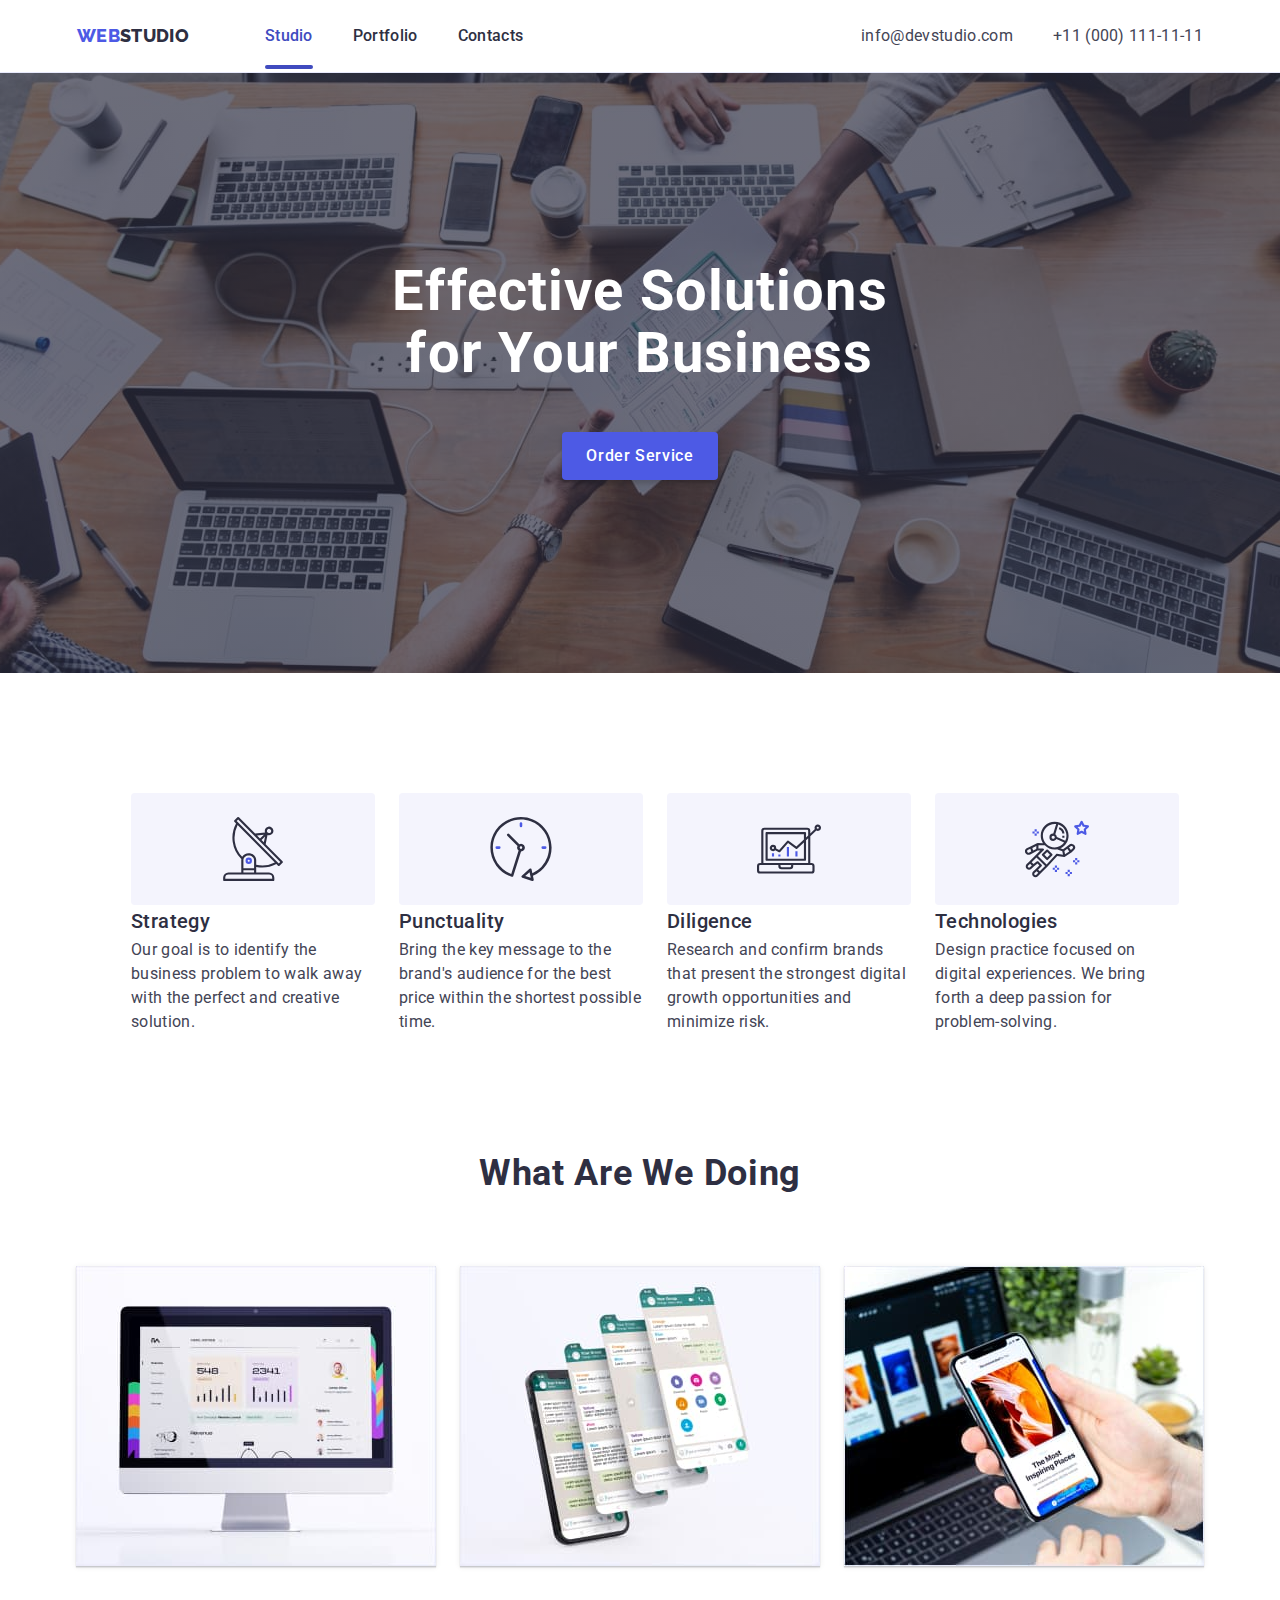
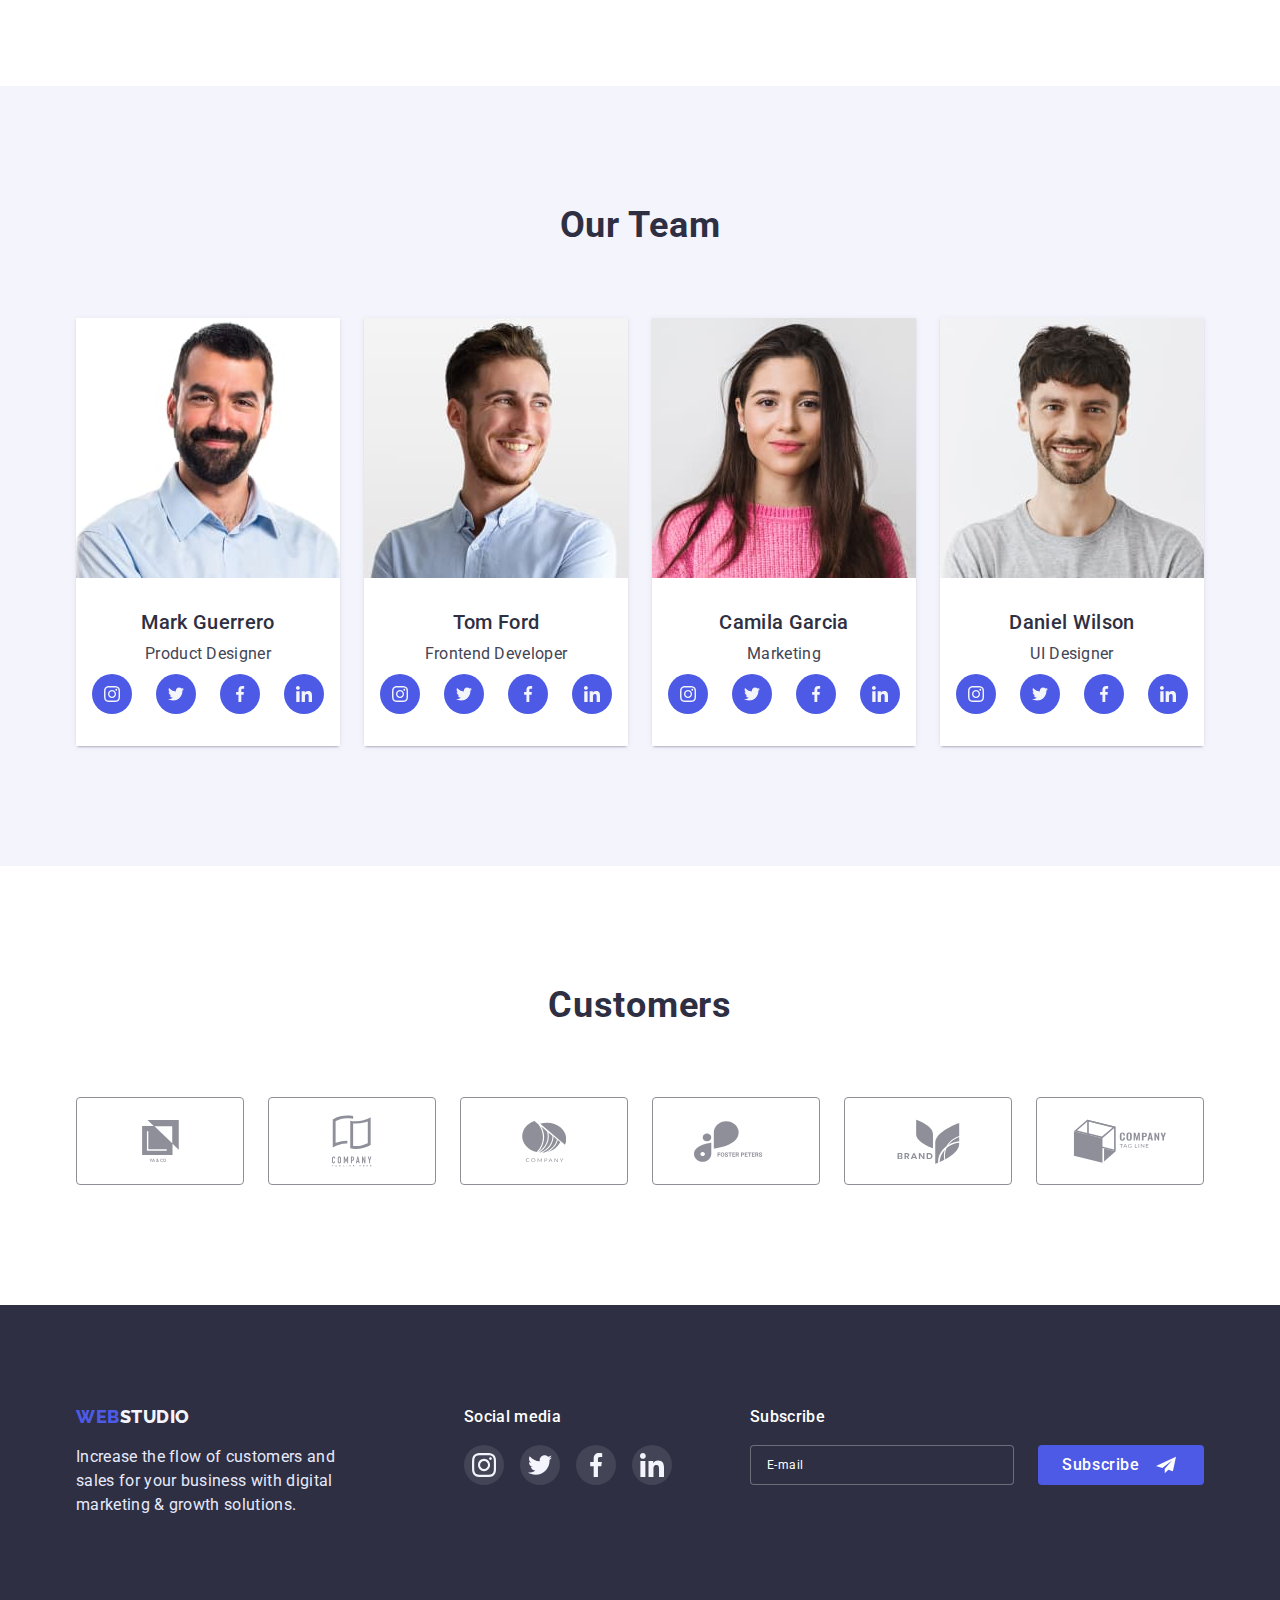
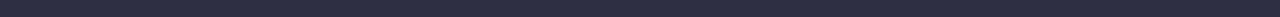
<file: index.html>
<!DOCTYPE html>
<html lang="en">
  <head>
    <meta charset="UTF-8">
    <meta http-equiv="X-UA-Compatible" content="IE=edge">
    <meta name="viewport" content="width=device-width, initial-scale=1.0">
    <title>Web Studio</title>
    <link rel="preconnect" href="https://fonts.googleapis.com">
    <link rel="preconnect" href="https://fonts.gstatic.com" crossorigin>
    <link 
          href="https://fonts.googleapis.com/css2?family=Raleway:wght@800&family=Roboto:wght@400;500;700;900&display=swap"
          rel="stylesheet">
 
    <link
          rel="stylesheet"
          href="https://cdnjs.cloudflare.com/ajax/libs/modern-normalize/1.0.0/modern-normalize.min.css">

      <link rel="stylesheet" href="./css/mobile-first-styles.css">
      <link rel="stylesheet" href="./css/mobile.css">
      <link rel="stylesheet" href="./css/tablet.css">
      <link rel="stylesheet" href="./css/desctop.css"> 
  </head>

  <body>
<!-------------------- HEADER ------------------------->
    <header class="header">
      <div class="container">
        <nav class="header-navigation">
         <a class="logo logo-link-header" href="./index.html">
          <span class="logo-color">Web</span>Studio</a>
 
          <ul class="header-list list">
            <li class="header-item">
                <a class="item-nav link active" href="./index.html">Studio</a>
            </li>        
            <li class="header-item">
                <a  class="item-nav link" href="./portfolio.html">Portfolio</a>
            </li>
            <li class="header-item">
                <a  class="item-nav link" href="">Contacts</a>
            </li>
         </ul>
        </nav>

        <ul class="header-contact list">
          <li class="contact-item">
            <a class="mail-tel"
            href="mailto:info@devstudio.com">info@devstudio.com</a>
          </li>
          <li class="contact-item">
            <a class="mail-tel"
            href="tel:+110001111111">+11 (000) 111-11-11</a>
           </li>
         </ul>
<!------------------- BURGER MENU --------------------------->
        <button type="button" 
                class="menu-toggle js-open-menu"
                aria-expanded="false"
                aria-controls="mobile-menu">

          <svg class="burger-icon-open" width="32" height="22">
            <use href="./images/icons.svg/sprite_symboldefs.svg#icon-icon-menu"></use>
          </svg>
        </button>
      </div>

		 <div class="menu-container js-menu-container" id="mobile-menu">
				<button class="menu-toggle-close js-close-menu">
					<svg class="modal-icon" width="8" height="8">
						<use href="./images/icons.svg/sprite_symboldefs.svg#icon-close-btn"></use>
					</svg>
				</button>

				<nav class="burger-navigation">
					<ul class="burger-list list">
            <li class="burger-item">
                <a class="burger-link current link" href="./index.html">Studio</a>
            </li>        
            <li class="burger-item">
                <a  class="burger-link link" href="./portfolio.html">Portfolio</a>
            </li>
            <li class="burger-item">
                <a  class="burger-link link" href="">Contacts</a>
            </li>
         </ul>
				</nav>

				<ul class="burger-contact list">
					<li class="burger-contact-item">
						<a href="tel:+110001111111" class="burger-tel link"
							>+11 (000) 111-11-11</a
						>
					</li>
					<li class="burger-contact-item">
						<a href="mailto:info@devstudio.com" class="burger-mail link"
							>info@devstudio.com</a>
					</li>
				</ul>

        <ul class="team-icon-list list">
              <li class="team-sicial-item">
                <a href="/" class="team-social-link link">
                <svg class="" width="16" height="16">
                <use href="./images/icons.svg/sprite_symboldefs.svg#icon-instagram"></use>
                </svg>
                </a>
              </li>

              <li class="team-sicial-item">
               <a href="/" class="team-social-link link">
               <svg class="" width="16" height="16">
               <use href="./images/icons.svg/sprite_symboldefs.svg#icon-twitter"></use>
               </svg>
               </a>
             </li>

             <li class="team-sicial-item">
               <a href="/" class="team-social-link link">
               <svg class="" width="16" height="16">
               <use href="./images/icons.svg/sprite_symboldefs.svg#icon-facebook"></use>
               </svg>
               </a>
             </li>

             <li class="team-sicial-item">
               <a href="/" class="team-social-link link">
               <svg class="" width="16" height="16">
               <use href="./images/icons.svg/sprite_symboldefs.svg#icon-linkedin"></use>
               </svg>
               </a>
             </li>
          </ul>
        </div>
     </header>
    <main>
<!----------------- HERO SECTION ---------------------->
     <section class="wrapper">
         <div class="container hero-container">
           <h1 class="hero-text">Effective Solutions<br>for Your Business</h1>
           <button class="hero-button btn hero-text-btn" 
                   type="button" 
                   data-modal-open>Order Service
           </button>
         </div>
      </section>
<!---------------- ABOUT SECTION ---------------------->
      <section class="about section">
         <div class="container about-container">       
           <h2 class="visually-hidden">About us</h2>
           <ul class="list about-list">
             <li class="about-item">
               <h3 class="about-name">Strategy</h3>
               <p class="about-name-text">
               Our goal is to identify the business problem to walk away with the
               perfect and creative solution.
               </p>
             </li>
             <li class="about-item">
               <h3 class="about-name">Punctuality</h3>
               <p class="about-name-text">
               Bring the key message to the brand's audience for the best price
               within the shortest possible time.
               </p>
             </li>
             <li class="about-item">
               <h3 class="about-name">Diligence</h3>
               <p class="about-name-text">
               Research and confirm brands that present the strongest digital
               growth opportunities and minimize risk.
               </p>
             </li>
             <li class="about-item">
               <h3 class="about-name">Technologies</h3>
               <p class="about-name-text">
               Design practice focused on digital experiences. We bring forth a
               deep passion for problem-solving.
               </p>
             </li>
           </ul>
         </div>
      </section>
<!------------------  WORKING  ------------------------>
     <section class="what-section">
        <div class="container">     
         <h2 class="section-name what">What are we doing</h2>
         <ul class="working-list list">
           <li class="working-item">
            <img  srcset="./images/about/img_1.jpg 1x,
                          ./images/about/img_1_2x.jpg 2x"
            src="./images/about/img_1.jpg"
            alt="сайт"
            width="360"
            height="300">
           </li>
           <li class="working-item">
            <img  srcset="./images/about/img_2.jpg 1x,
                          ./images/about/img_2_2x.jpg 2x"
            src="./images/about/img_2.jpg"
            alt="чат"
            width="360"
            height="300">
          </li>
           <li class="working-item">
            <img  srcset="./images/about/img_3.jpg 1x,
                          ./images/about/img_3_2x.jpg 2x"
            src="./images/about/img_3.jpg"
            alt="програма"
            width="360"
            height="300">
          </li>
         </ul>
        </div>        
      </section>
<!--------------- EMPLOYEES SECTION ------------------->
     <section class="section employees-section">
        <div class="container">
           <h2 class="section-name">Our Team</h2>

             <ul class="empl-list list">
               <li class="empl-item">
                 <img srcset="./images/employees/mark_guerrero.jpg 1x,
                              ./images/employees/mark_guerrero_2x.jpg 2x"
                 src="./images/employees/mark_guerrero.jpg"
                 alt="Mark Guerrero"
                 width="264"
                 height="260">
               <div class="empl-content">
                   <h3 class="name-empl">Mark Guerrero</h3>
                   <p class="empl-content-p about-name-text">Product Designer</p>

                   <ul class="team-icon-list list">
                     <li class="team-sicial-item">
                       <a href="/" class="team-social-link link">
                       <svg class="" width="16" height="16">
                       <use href="./images/icons.svg/sprite_symboldefs.svg#icon-instagram"></use>
                       </svg>
                       </a>
                     </li>

                     <li class="team-sicial-item">
                      <a href="/" class="team-social-link link">
                      <svg class="" width="16" height="16">
                      <use href="./images/icons.svg/sprite_symboldefs.svg#icon-twitter"></use>
                      </svg>
                      </a>
                    </li>

                    <li class="team-sicial-item">
                      <a href="/" class="team-social-link link">
                      <svg class="" width="16" height="16">
                      <use href="./images/icons.svg/sprite_symboldefs.svg#icon-facebook"></use>
                      </svg>
                      </a>
                    </li>

                    <li class="team-sicial-item">
                      <a href="/" class="team-social-link link">
                      <svg class="" width="16" height="16">
                      <use href="./images/icons.svg/sprite_symboldefs.svg#icon-linkedin"></use>
                      </svg>
                      </a>
                    </li>
                 </ul>
               </div>    
             </li>

             <li class="icon-empl empl-item">
               <img srcset="./images/employees/tom_ford.jpg 1x,
                            ./images/employees/tom_ford_2x.jpg 2x"
                 src="./images/employees/tom_ford.jpg"
                 alt="Tom Ford"
                 width="264"
                 height="260">
              <div class="empl-content">
                 <h3 class="name-empl">Tom Ford</h3>
                 <p class="empl-content-p about-name-text">Frontend Developer</p>

                 <ul class="team-icon-list list">
                  <li class="team-sicial-item">
                    <a href="/" class="team-social-link link">
                    <svg class="" width="16" height="16">
                    <use href="./images/icons.svg/sprite_symboldefs.svg#icon-instagram"></use>
                    </svg>
                    </a>
                  </li>

                  <li class="team-sicial-item">
                   <a href="/" class="team-social-link link">
                   <svg class="" width="16" height="16">
                   <use href="./images/icons.svg/sprite_symboldefs.svg#icon-twitter"></use>
                   </svg>
                   </a>
                 </li>

                 <li class="team-sicial-item">
                   <a href="/" class="team-social-link link">
                   <svg class="" width="16" height="16">
                   <use href="./images/icons.svg/sprite_symboldefs.svg#icon-facebook"></use>
                   </svg>
                   </a>
                 </li>

                 <li class="team-sicial-item">
                   <a href="/" class="team-social-link link">
                   <svg class="" width="16" height="16">
                   <use href="./images/icons.svg/sprite_symboldefs.svg#icon-linkedin"></use>
                   </svg>
                   </a>
                 </li>
              </ul>
             </div>
            </li>
            
            <li class="icon-empl empl-item">
               <img srcset="./images/employees/camila_garcia.jpg 1x,
                            ./images/employees/camila_garcia_2x.jpg 2x"
                 src="./images/employees/camila_garcia.jpg"
                 alt="Camila Garcia"
                 width="264"
                 height="260">
              <div class="empl-content">
                 <h3 class="name-empl">Camila Garcia</h3>
                 <p class="empl-content-p about-name-text">Marketing</p>

                 <ul class="team-icon-list list">
                  <li class="team-sicial-item">
                    <a href="/" class="team-social-link link">
                    <svg class="" width="16" height="16">
                    <use href="./images/icons.svg/sprite_symboldefs.svg#icon-instagram"></use>
                    </svg>
                    </a>
                  </li>

                  <li class="team-sicial-item">
                   <a href="/" class="team-social-link link">
                   <svg class="" width="16" height="16">
                   <use href="./images/icons.svg/sprite_symboldefs.svg#icon-twitter"></use>
                   </svg>
                   </a>
                 </li>

                 <li class="team-sicial-item">
                   <a href="/" class="team-social-link link">
                   <svg class="" width="16" height="16">
                   <use href="./images/icons.svg/sprite_symboldefs.svg#icon-facebook"></use>
                   </svg>
                   </a>
                 </li>

                 <li class="team-sicial-item">
                   <a href="/" class="team-social-link link">
                   <svg class="" width="16" height="16">
                   <use href="./images/icons.svg/sprite_symboldefs.svg#icon-linkedin"></use>
                   </svg>
                   </a>
                 </li>
                </ul>
               </div>
             </li>

             <li class="icon-empl empl-item">
               <img srcset="./images/employees/daniel_wilson.jpg 1x,
                            ./images/employees/daniel_wilson_2x.jpg 2x"
                 src="./images/employees/daniel_wilson.jpg"
                 alt="Daniel Wilson"
                 width="264"
                 height="260">
              <div class="empl-content">
                 <h3 class="name-empl">Daniel Wilson</h3>
                 <p class="empl-content-p about-name-text">UI Designer</p>

                 <ul class="team-icon-list list">
                  <li class="team-sicial-item">
                    <a href="/" class="team-social-link link">
                    <svg class="" width="16" height="16">
                    <use href="./images/icons.svg/sprite_symboldefs.svg#icon-instagram"></use>
                    </svg>
                    </a>
                  </li>

                  <li class="team-sicial-item">
                   <a href="/" class="team-social-link link">
                   <svg class="" width="16" height="16">
                   <use href="./images/icons.svg/sprite_symboldefs.svg#icon-twitter"></use>
                   </svg>
                   </a>
                 </li>

                 <li class="team-sicial-item">
                   <a href="/" class="team-social-link link">
                   <svg class="" width="16" height="16">
                   <use href="./images/icons.svg/sprite_symboldefs.svg#icon-facebook"></use>
                   </svg>
                   </a>
                 </li>

                 <li class="team-sicial-item">
                   <a href="/" class="team-social-link link">
                   <svg class="" width="16" height="16">
                   <use href="./images/icons.svg/sprite_symboldefs.svg#icon-linkedin"></use>
                   </svg>
                   </a>
                 </li>
                </ul>
               </div>
              </li>
            </ul>
          </div>
      </section>
<!--------------- Customers SECTION ------------------->
    <section class="section customers-section">
        <div class="container">
          <h2 class="section-name">Customers</h2>
          <ul class="customers-list list">

            <li class="customers-item">
             <a href="/"
                class="customers-link link"
                target="_blank"
								rel="noopener noreferrer nofollow">
                <svg class="customers-icon" width="41" height="42">
                   <use href="./images/icons.svg/sprite_symboldefs.svg#icon-group"></use>
                </svg>
              </a>
            </li>

            <li class="customers-item">
              <a href="/"
                 class="customers-link link"
                 target="_blank"
                 rel="noopener noreferrer nofollow">
                 <svg class="customers-icon" width="40" height="52">
                    <use href="./images/icons.svg/sprite_symboldefs.svg#icon-company"></use>
                 </svg>
               </a>
             </li>

             <li class="customers-item">
              <a href="/" 
                 class="customers-link link"
                 target="_blank"
                 rel="noopener noreferrer nofollow">
                 <svg class="customers-icon" width="44" height="41">
                    <use href="./images/icons.svg/sprite_symboldefs.svg#icon-companynext"></use>
                 </svg>
               </a>
             </li>

             <li class="customers-item">
              <a href="/" 
                 class="customers-link link"
                 target="_blank"
                 rel="noopener noreferrer nofollow">
                 <svg class="customers-icon" width="84" height="41">
                    <use href="./images/icons.svg/sprite_symboldefs.svg#icon-foster"></use>
                 </svg>
               </a>
             </li>

             <li class="customers-item">
              <a href="/" 
                 class="customers-link link"
                 target="_blank"
                 rel="noopener noreferrer nofollow">
                 <svg class="customers-icon" width="63" height="45">
                    <use href="./images/icons.svg/sprite_symboldefs.svg#icon-brand"></use>
                 </svg>
               </a>
             </li>

             <li class="customers-item">
              <a href="/"
                 class="customers-link link"
                 target="_blank"
                 rel="noopener noreferrer nofollow">
                 <svg class="customers-icon" width="94" height="44">
                    <use href="./images/icons.svg/sprite_symboldefs.svg#icon-tagline"></use>
                 </svg>
               </a>
             </li>
          </ul>
        </div>
      </section>
    </main>
<!---------------- FOOTER SECTION --------------------->
  <footer class="footer-block">
   <div class="footer-container container">
     <div class="footer-bl">
       <a class="logo-footer logo logo-link-header" href="./index.html">
       <span class="logo-color">Web</span><span class="logo-color-down">Studio</span></a>
       <p class="footer-text">
         Increase the flow of customers and sales for your business with digital
         marketing & growth solutions.
       </p>
     </div>

     <div class="footer-sicial-block">
      <h3 class="social-text footer-text">Social media</h3>

      <ul class="footer-social-list list">
        <li class="footer-sicial-item">
          <a href="/"
             class="footer-social-link link"
             target="_blank"
						 rel="noopener noreferrer nofollow"
            ><svg class="footer-social-icon" width="24" height="24">
              <use href="./images/icons.svg/sprite_symboldefs.svg#icon-instagram"></use>
            </svg>
          </a>
        </li>

        <li class="footer-sicial-item">
          <a href="/"
             class="footer-social-link link"
             target="_blank"
						 rel="noopener noreferrer nofollow"
            ><svg class="footer-social-icon" width="24" height="24">
              <use href="./images/icons.svg/sprite_symboldefs.svg#icon-twitter"></use>
            </svg>
          </a>
        </li>

        <li class="footer-sicial-item">
          <a href="/"
             class="footer-social-link link"
             target="_blank"
						 rel="noopener noreferrer nofollow"
            ><svg class="footer-social-icon" width="24" height="24">
              <use href="./images/icons.svg/sprite_symboldefs.svg#icon-facebook"></use>
            </svg>
          </a>
        </li>

        <li class="footer-sicial-item">
          <a href="/"
             class="footer-social-link link"
             target="_blank"
						 rel="noopener noreferrer nofollow"
            ><svg class="footer-social-icon" width="24" height="24">
              <use href="./images/icons.svg/sprite_symboldefs.svg#icon-linkedin"></use>
            </svg>
          </a>
        </li>
      </ul>
     </div>

     <div class="form-group subscribe-title">
        <h3 class="social-text footer-text">Subscribe</h3>

        <form class="subscribe-container">

         <label for="subscribe" class="for-label footer-label">
          <input type="text"
                 id="subscribe"
                 class="subscribe-label"
                 placeholder="E-mail"
                 name="subscribe"
                 required>
         </label>

         <button type="submit" class="btn hero-text-btn subscribe-btn">Subscribe</button>
        </form>
       </div>

  </div>
  </footer>
<!---------------- MODAL WINDOW --------------------->
    <div class="backdrop is-hidden" data-modal>
      <div class="modal">

         <button class="modal-close-btn" type="button" data-modal-close>
          <svg class="modal-close-btn-icon" Width="8" Height="8">
            <use href="./images/icons.svg/sprite_symboldefs.svg#icon-close-btn"></use>
          </svg>
         </button>

         <p class="modal-title">Leave your contacts and we will call you back</p>
       
         <form class="modal-form form">

           <label for="name" class="for-label">
             <span class="form-control">Name</span> 
             <input type="text"
                    id="name"
                    class="form-input"
                    placeholder=""
                    name="fullname"
                    required>
             <svg class="form-icon" width="12" height="12">
               <use href="./images/icons.svg/sprite_symboldefs.svg#icon-name"></use>
             </svg>
           </label>
      
           <label for="phone" class="for-label">
             <span class="form-control">Phone</span>
             <input type="tel"
                    id="phone"
                    class="form-input"
                    placeholder=""
                    name="tel"
                    required>
             <svg class="form-icon" width="13" height="13">
               <use href="./images/icons.svg/sprite_symboldefs.svg#icon-phone"></use>
             </svg>
           </label>

           <label for="email" class="for-label">
             <span class="form-control">Email</span>
             <input type="email"
                    id="email"
                    class="form-input"
                    placeholder=""
                    name="email"
                    required>
               <svg class="form-icon" width="15" height="12">
                 <use href="./images/icons.svg/sprite_symboldefs.svg#icon-mail"></use>
               </svg>   
           </label>
       
           <label for="comment" class="for-label">
             <span class="form-control">Comment</span>
             <textarea name="comment"
                       id="comment"
                       class="form-input comment"
                       placeholder="Text input"></textarea>
           </label>
      
            <input type="checkbox"
                   class="form-check visually-hidden"
                   id="policy"
                   name="policy">
             <label for="policy" class="for-label-policy">
              I accept the terms and conditions of the
                <a href="#" class="policy">Privacy Policy</a>
             </label>
  
          <button type="submit" class="hero-button btn hero-text-btn form-btn">Send</button>

         </form>
        </div>
    </div>

    <script src="./js/modal.js"></script>
    <script src="./js/mobile-menu.js"></script>
  </body>
</html>
</file>
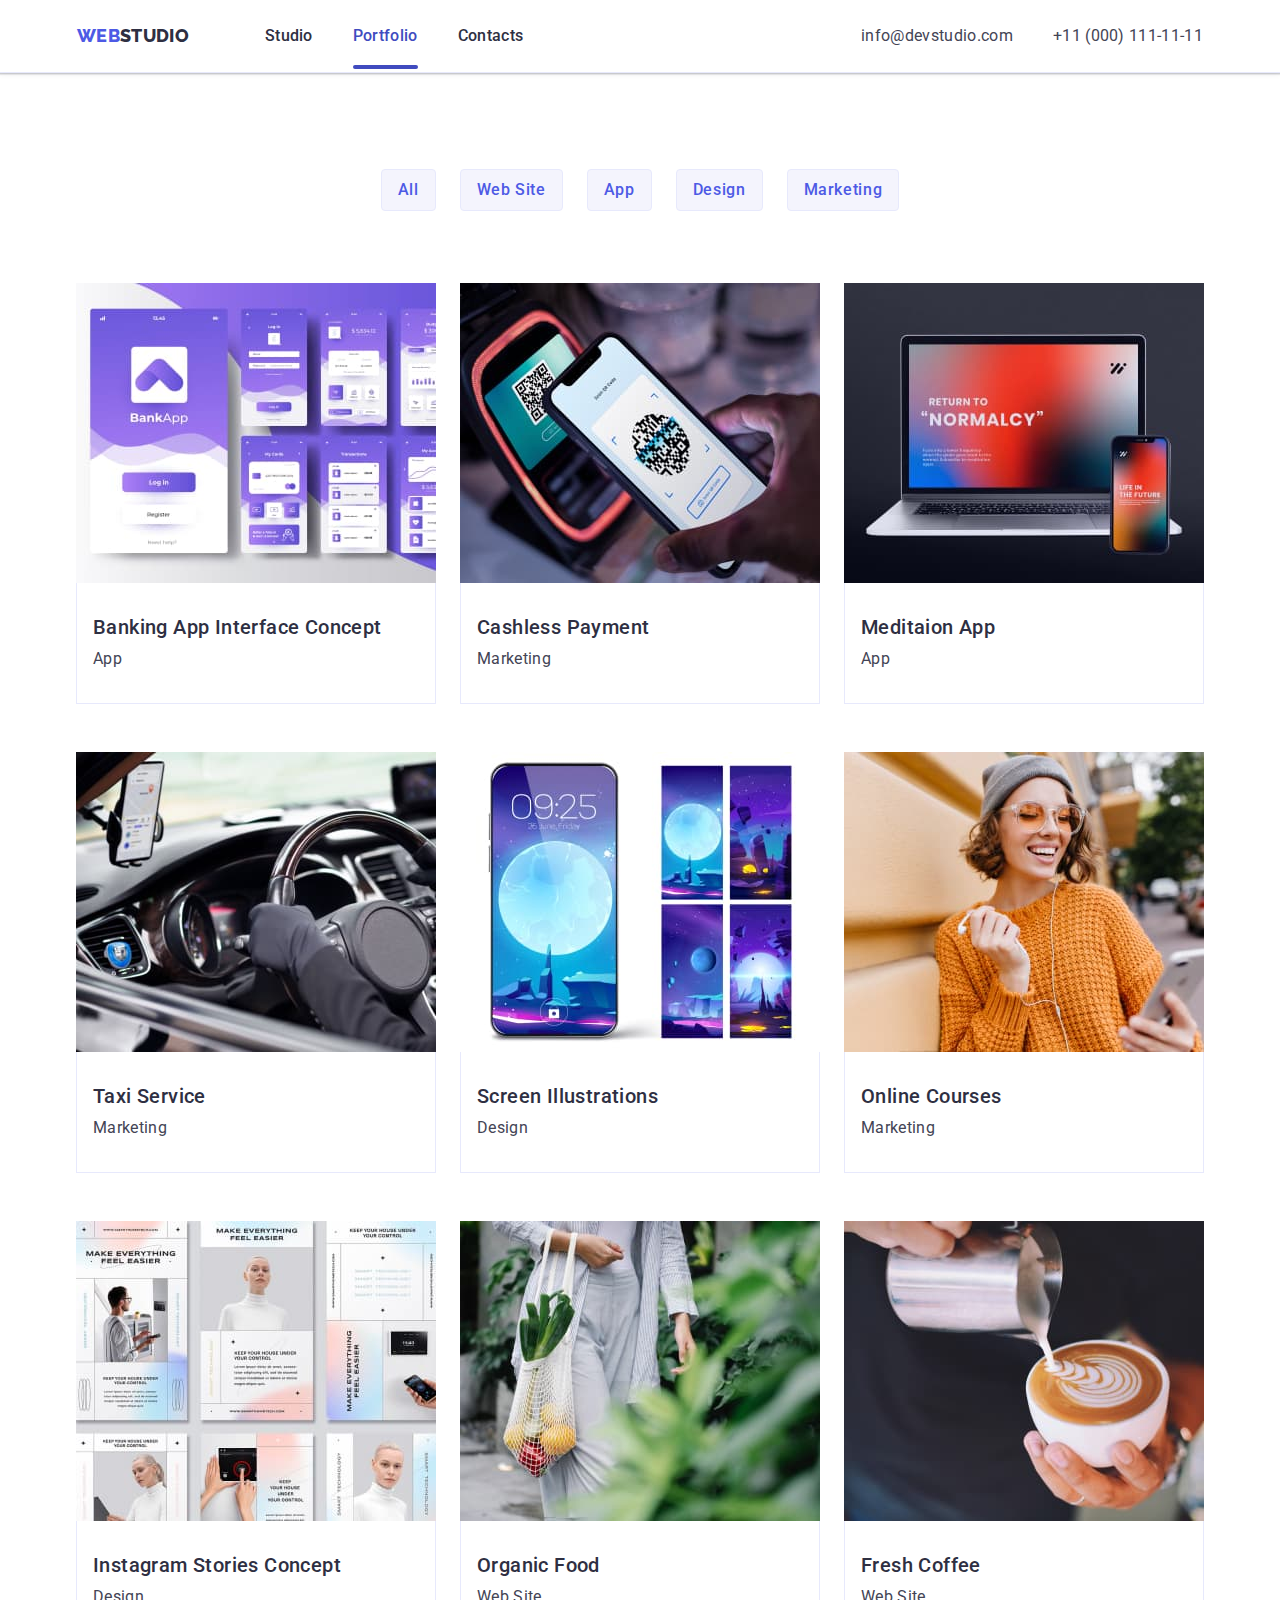
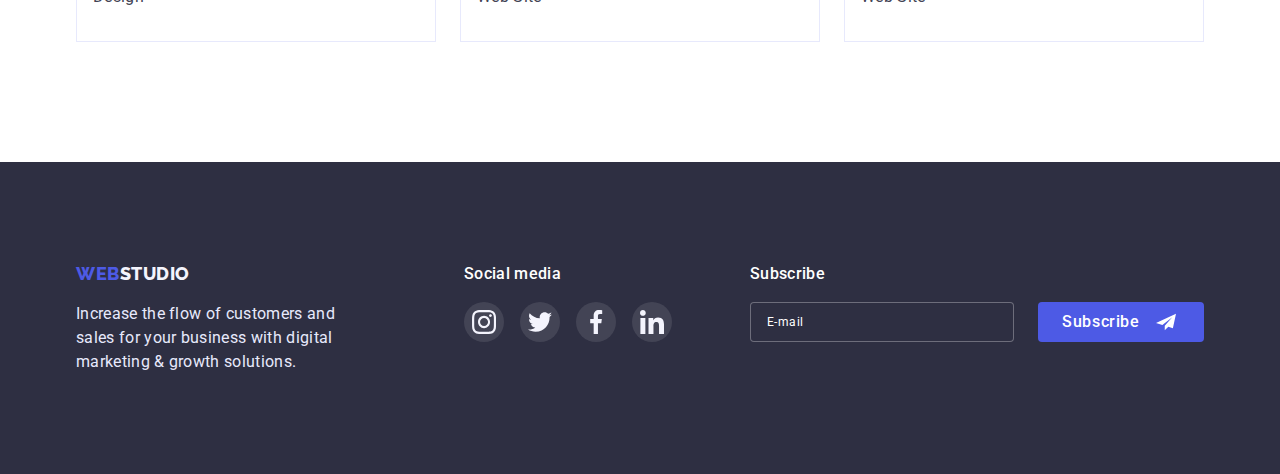
<file: portfolio.html>
<!DOCTYPE html>
<html lang="en">
  <head>
    <meta charset="UTF-8">
    <meta http-equiv="X-UA-Compatible" content="IE=edge">
    <meta name="viewport" content="width=device-width, initial-scale=1.0">
    <title>Portfolio</title>
    <link
      rel="stylesheet"
      href="https://cdnjs.cloudflare.com/ajax/libs/modern-normalize/1.0.0/modern-normalize.min.css">

    <link rel="preconnect" href="https://fonts.googleapis.com">
    <link rel="preconnect" href="https://fonts.gstatic.com" crossorigin>
    <link
      href="https://fonts.googleapis.com/css2?family=Raleway:wght@800&family=Roboto:wght@400;500;700;900&display=swap"
      rel="stylesheet">

    <link rel="stylesheet" href="./css/mobile-first-styles.css">
    <link rel="stylesheet" href="./css/mobile.css">
    <link rel="stylesheet" href="./css/tablet.css">
    <link rel="stylesheet" href="./css/desctop.css">
  </head>

  <body>
    <!-------------------- HEADER ------------------------->
    <header class="header">
      <div class="container">
        <nav class="header-navigation">
          <a class="logo logo-link-header" href="./index.html">
            <span class="logo-color">Web</span>Studio</a>

          <ul class="header-list list">
            <li class="header-item">
              <a class="item-nav link" href="./index.html">Studio</a>
            </li>
            <li class="header-item">
              <a class="item-nav link active" href="./portfolio.html">Portfolio</a>
            </li>
            <li class="header-item">
              <a class="item-nav link" href="">Contacts</a>
            </li>
          </ul>
        </nav>

        <ul class="header-contact list">
          <li class="contact-item">
            <a class="mail-tel" href="mailto:info@devstudio.com"
              >info@devstudio.com</a
            >
          </li>
          <li class="contact-item">
            <a class="mail-tel" href="tel:+110001111111">+11 (000) 111-11-11</a>
          </li>
        </ul>
        <!------------------- BURGER MENU --------------------------->
        <button
          type="button"
          class="menu-toggle js-open-menu"
          aria-expanded="false"
          aria-controls="mobile-menu"
        >
          <svg class="burger-icon-open" width="32" height="22">
            <use
              href="./images/icons.svg/sprite_symboldefs.svg#icon-icon-menu"
            ></use>
          </svg>
        </button>
      </div>

      <div class="menu-container js-menu-container" id="mobile-menu">
        <button class="menu-toggle-close js-close-menu">
          <svg class="modal-icon" width="8" height="8">
            <use
              href="./images/icons.svg/sprite_symboldefs.svg#icon-close-btn"
            ></use>
          </svg>
        </button>

        <nav class="burger-navigation">
          <ul class="burger-list list">
            <li class="burger-item">
              <a class="burger-link link" href="./index.html">Studio</a>
            </li>
            <li class="burger-item">
              <a class="burger-link current link" href="./portfolio.html"
                >Portfolio</a
              >
            </li>
            <li class="burger-item">
              <a class="burger-link link" href="">Contacts</a>
            </li>
          </ul>
        </nav>

        <ul class="burger-contact list">
          <li class="burger-contact-item">
            <a href="tel:+110001111111" class="burger-tel link"
              >+11 (000) 111-11-11</a
            >
          </li>
          <li class="burger-contact-item">
            <a href="mailto:info@devstudio.com" class="burger-mail link"
              >info@devstudio.com</a
            >
          </li>
        </ul>

        <ul class="team-icon-list list">
          <li class="team-sicial-item">
            <a href="/" class="team-social-link link">
              <svg class="" width="16" height="16">
                <use
                  href="./images/icons.svg/sprite_symboldefs.svg#icon-instagram"
                ></use>
              </svg>
            </a>
          </li>

          <li class="team-sicial-item">
            <a href="/" class="team-social-link link">
              <svg class="" width="16" height="16">
                <use
                  href="./images/icons.svg/sprite_symboldefs.svg#icon-twitter"
                ></use>
              </svg>
            </a>
          </li>

          <li class="team-sicial-item">
            <a href="/" class="team-social-link link">
              <svg class="" width="16" height="16">
                <use
                  href="./images/icons.svg/sprite_symboldefs.svg#icon-facebook"
                ></use>
              </svg>
            </a>
          </li>

          <li class="team-sicial-item">
            <a href="/" class="team-social-link link">
              <svg class="" width="16" height="16">
                <use
                  href="./images/icons.svg/sprite_symboldefs.svg#icon-linkedin"
                ></use>
              </svg>
            </a>
          </li>
        </ul>
      </div>
    </header>
    <main>
      <!----------------- BTN SECTION ----------------------->
      <section class="section btn-section">
        <div class="container">
          <h2 class="visually-hidden">Section button</h2>
          <ul class="btn-list list">
            <li class="list-item">
              <button class="modal-btn" type="button">All</button>
            </li>
            <li class="list-item">
              <button class="modal-btn" type="button">Web Site</button>
            </li>
            <li class="list-item">
              <button class="modal-btn" type="button">App</button>
            </li>
            <li class="list-item">
              <button class="modal-btn" type="button">Design</button>
            </li>
            <li class="list-item">
              <button class="modal-btn" type="button">Marketing</button>
            </li>
          </ul>
          <!----------------- IMG SECTION ----------------------->
          <ul class="img-sect-list list">
            <li class="img-list">
              <a href="/" class="img-sect-link">
                <div class="img-overlay-cont">
                  <img
                    srcset="./images/portfolio/banking.jpg,
                            ./images/portfolio/banking-2x.jpg 2x"
                    src="./images/portfolio/banking.jpg"
                    alt="banking"
                    width="360"
                    height="300">

                  <p class="overlay">
                    14 Stylish and User-Friendly App Design Concepts · Task
                    Manager App · Calorie Tracker App · Exotic Fruit Ecommerce
                    App · Cloud Storage App
                  </p>
                </div>

                <div class="text">
                  <h3 class="portfolio-text-large">
                    Banking App Interface Concept
                  </h3>
                  <p class="portfolio-text-small">App</p>
                </div>
              </a>
            </li>

            <li class="img-list">
              <a href="/" class="img-sect-link">
                <div class="img-overlay-cont">
                  <img
                    srcset="./images/portfolio/cashless.jpg,
                            ./images/portfolio/cashless-2x.jpg 2x"
                    src="./images/portfolio/cashless.jpg"
                    alt="cashless"
                    width="360"
                    height="300">

                  <p class="overlay">
                    14 Stylish and User-Friendly App Design Concepts · Task
                    Manager App · Calorie Tracker App · Exotic Fruit Ecommerce
                    App · Cloud Storage App
                  </p>
                </div>

                <div class="text">
                  <h3 class="portfolio-text-large">Cashless Payment</h3>
                  <p class="portfolio-text-small">Marketing</p>
                </div>
              </a>
            </li>

            <li class="img-list">
              <a href="/" class="img-sect-link">
                <div class="img-overlay-cont">
                  <img
                    srcset="./images/portfolio/meditation.jpg,
                            ./images/portfolio/meditation-2x.jpg 2x"
                    src="./images/portfolio/meditation.jpg"
                    alt="meditation"
                    width="360"
                    height="300">

                  <p class="overlay">
                    14 Stylish and User-Friendly App Design Concepts · Task
                    Manager App · Calorie Tracker App · Exotic Fruit Ecommerce
                    App · Cloud Storage App
                  </p>
                </div>

                <div class="text">
                  <h3 class="portfolio-text-large">Meditaion App</h3>
                  <p class="portfolio-text-small">App</p>
                </div>
              </a>
            </li>

            <li class="img-list">
              <a href="/" class="img-sect-link">
                <div class="img-overlay-cont">
                  <img
                    srcset="./images/portfolio/taxi.jpg,
                            ./images/portfolio/taxi-2x.jpg 2x"
                    src="./images/portfolio/taxi.jpg"
                    alt="taxi"
                    width="360"
                    height="300">

                  <p class="overlay">
                    14 Stylish and User-Friendly App Design Concepts · Task
                    Manager App · Calorie Tracker App · Exotic Fruit Ecommerce
                    App · Cloud Storage App
                  </p>
                </div>

                <div class="text">
                  <h3 class="portfolio-text-large">Taxi Service</h3>
                  <p class="portfolio-text-small">Marketing</p>
                </div>
              </a>
            </li>

            <li class="img-list">
              <a href="/" class="img-sect-link">
                <div class="img-overlay-cont">
                  <img
                    srcset="./images/portfolio/screen.jpg,
                            ./images/portfolio/screen-2x.jpg 2x"
                    src="./images/portfolio/screen.jpg"
                    alt="screen"
                    width="360"
                    height="300">

                  <p class="overlay">
                    14 Stylish and User-Friendly App Design Concepts · Task
                    Manager App · Calorie Tracker App · Exotic Fruit Ecommerce
                    App · Cloud Storage App
                  </p>
                </div>

                <div class="text">
                  <h3 class="portfolio-text-large">Screen Illustrations</h3>
                  <p class="portfolio-text-small">Design</p>
                </div>
              </a>
            </li>

            <li class="img-list">
              <a href="/" class="img-sect-link">
                <div class="img-overlay-cont">
                  <img
                    srcset="./images/portfolio/online.jpg,
                            ./images/portfolio/online-2x.jpg 2x"
                    src="./images/portfolio/online.jpg"
                    alt="online"
                    width="360"
                    height="300">

                  <p class="overlay">
                    14 Stylish and User-Friendly App Design Concepts · Task
                    Manager App · Calorie Tracker App · Exotic Fruit Ecommerce
                    App · Cloud Storage App
                  </p>
                </div>

                <div class="text">
                  <h3 class="portfolio-text-large">Online Courses</h3>
                  <p class="portfolio-text-small">Marketing</p>
                </div>
              </a>
            </li>

            <li class="img-list">
              <a href="/" class="img-sect-link">
                <div class="img-overlay-cont">
                  <img
                    srcset="./images/portfolio/instagram.jpg,
                            ./images/portfolio/instagram-2x.jpg 2x"
                    src="./images/portfolio/instagram.jpg"
                    alt="instagram"
                    width="360"
                    height="300">

                  <p class="overlay">
                    14 Stylish and User-Friendly App Design Concepts · Task
                    Manager App · Calorie Tracker App · Exotic Fruit Ecommerce
                    App · Cloud Storage App
                  </p>
                </div>

                <div class="text">
                  <h3 class="portfolio-text-large">
                    Instagram Stories Concept
                  </h3>
                  <p class="portfolio-text-small">Design</p>
                </div>
              </a>
            </li>

            <li class="img-list">
              <a href="/" class="img-sect-link">
                <div class="img-overlay-cont">
                  <img
                    srcset="./images/portfolio/organic.jpg,
                            ./images/portfolio/organic-2x.jpg 2x"
                    src="./images/portfolio/organic.jpg"
                    alt="organic"
                    width="360"
                    height="300">

                  <p class="overlay">
                    14 Stylish and User-Friendly App Design Concepts · Task
                    Manager App · Calorie Tracker App · Exotic Fruit Ecommerce
                    App · Cloud Storage App
                  </p>
                </div>

                <div class="text">
                  <h3 class="portfolio-text-large">Organic Food</h3>
                  <p class="portfolio-text-small">Web Site</p>
                </div>
              </a>
            </li>

            <li class="img-list">
              <a href="/" class="img-sect-link">
                <div class="img-overlay-cont">
                  <img
                    srcset="./images/portfolio/fresh_coffee.jpg,
                            ./images/portfolio/fresh_coffee-2x.jpg 2x"
                    src="./images/portfolio/fresh_coffee.jpg"
                    alt="coffee"
                    width="360"
                    height="300">

                  <p class="overlay">
                    14 Stylish and User-Friendly App Design Concepts · Task
                    Manager App · Calorie Tracker App · Exotic Fruit Ecommerce
                    App · Cloud Storage App
                  </p>
                </div>

                <div class="text">
                  <h3 class="portfolio-text-large">Fresh Coffee</h3>
                  <p class="portfolio-text-small">Web Site</p>
                </div>
              </a>
            </li>
          </ul>
        </div>
      </section>
    </main>
    <!---------------- FOOTER SECTION --------------------->
    <footer class="footer-block">
      <div class="footer-container container">
        <div class="footer-bl">
          <a class="logo-footer logo logo-link-header" href="./index.html">
            <span class="logo-color">Web</span
            ><span class="logo-color-down">Studio</span></a
          >
          <p class="footer-text">
            Increase the flow of customers and sales for your business with
            digital marketing & growth solutions.
          </p>
        </div>

        <div class="footer-sicial-block">
          <h3 class="social-text footer-text">Social media</h3>

          <ul class="footer-social-list list">
            <li class="footer-sicial-item">
              <a
                href="/"
                class="footer-social-link link"
                target="_blank"
                rel="noopener noreferrer nofollow"
                ><svg class="footer-social-icon" width="24" height="24">
                  <use
                    href="./images/icons.svg/sprite_symboldefs.svg#icon-instagram"
                  ></use>
                </svg>
              </a>
            </li>

            <li class="footer-sicial-item">
              <a
                href="/"
                class="footer-social-link link"
                target="_blank"
                rel="noopener noreferrer nofollow"
                ><svg class="footer-social-icon" width="24" height="24">
                  <use
                    href="./images/icons.svg/sprite_symboldefs.svg#icon-twitter"
                  ></use>
                </svg>
              </a>
            </li>

            <li class="footer-sicial-item">
              <a
                href="/"
                class="footer-social-link link"
                target="_blank"
                rel="noopener noreferrer nofollow"
                ><svg class="footer-social-icon" width="24" height="24">
                  <use
                    href="./images/icons.svg/sprite_symboldefs.svg#icon-facebook"
                  ></use>
                </svg>
              </a>
            </li>

            <li class="footer-sicial-item">
              <a
                href="/"
                class="footer-social-link link"
                target="_blank"
                rel="noopener noreferrer nofollow"
                ><svg class="footer-social-icon" width="24" height="24">
                  <use
                    href="./images/icons.svg/sprite_symboldefs.svg#icon-linkedin"
                  ></use>
                </svg>
              </a>
            </li>
          </ul>
        </div>

        <div class="form-group subscribe-title">
          <h3 class="social-text footer-text">Subscribe</h3>

          <form class="subscribe-container">
            <label for="subscribe" class="for-label footer-label">
              <input
                type="text"
                id="subscribe"
                class="subscribe-label"
                placeholder="E-mail"
                name="subscribe"
                required>
            </label>

            <button type="submit" class="btn hero-text-btn subscribe-btn">
              Subscribe
            </button>
          </form>
        </div>
      </div>
    </footer>

    <script src="./js/modal.js"></script>
    <script src="./js/mobile-menu.js"></script>
  </body>
</html>
</file>
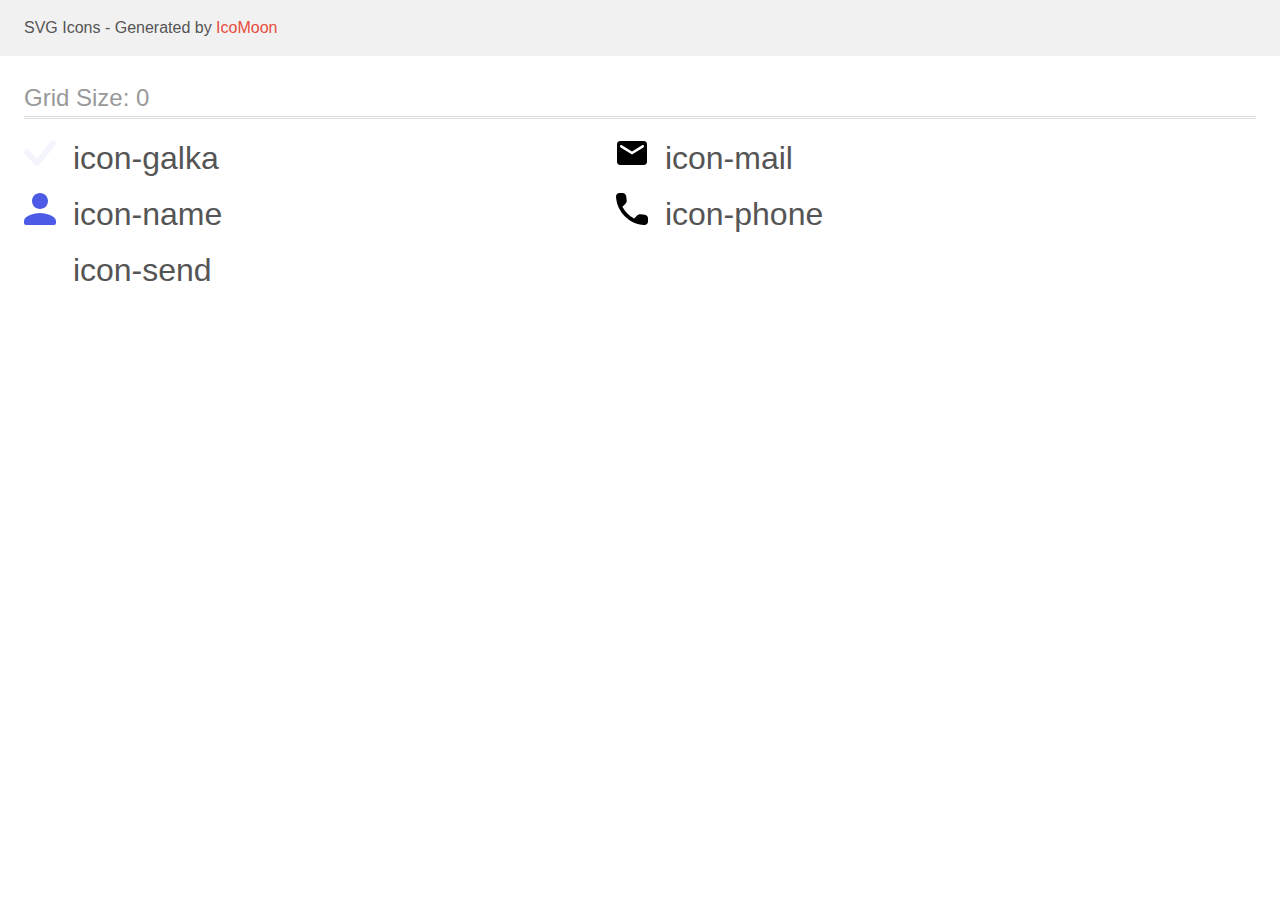
<file: images/icons.svg/icomoon/demo.html>
<!doctype html>
<html>
<head>
    <title>IcoMoon - SVG Icons</title>
    <meta charset="utf-8">
    <meta name="viewport" content="width=device-width, initial-scale=1">
    <link rel="stylesheet" href="demo-files/demo.css">
    <link rel="stylesheet" href="style.css">
</head>
<body>
<svg aria-hidden="true" style="position: absolute; width: 0; height: 0; overflow: hidden;" version="1.1" xmlns="http://www.w3.org/2000/svg" xmlns:xlink="http://www.w3.org/1999/xlink">
<defs>
<symbol id="icon-galka" viewBox="0 0 32 32">
<path fill="#f4f4fd" style="fill: var(--color1, #f4f4fd)" d="M27.026 4.016c0.553-0.529 1.289-0.822 2.052-0.816s1.495 0.31 2.040 0.847c0.545 0.538 0.861 1.267 0.881 2.034s-0.257 1.513-0.773 2.078l-15.663 19.694c-0.269 0.292-0.594 0.526-0.956 0.688s-0.752 0.25-1.147 0.257c-0.396 0.007-0.789-0.066-1.156-0.214s-0.701-0.371-0.98-0.652l-10.387-10.443c-0.289-0.271-0.521-0.598-0.682-0.961s-0.247-0.755-0.254-1.152 0.066-0.792 0.214-1.161c0.148-0.369 0.368-0.703 0.648-0.984s0.613-0.503 0.979-0.652 0.759-0.222 1.155-0.215c0.395 0.007 0.785 0.094 1.146 0.256s0.686 0.395 0.956 0.686l8.22 8.26 13.633-17.464c0.025-0.030 0.051-0.059 0.078-0.087h-0.004z"></path>
</symbol>
<symbol id="icon-mail" viewBox="0 0 32 32">
<path d="M28 4h-24c-1.65 0-2.985 1.35-2.985 3l-0.015 18c0 1.65 1.35 3 3 3h24c1.65 0 3-1.35 3-3v-18c0-1.65-1.35-3-3-3zM27.4 10.375l-10.605 6.63c-0.48 0.3-1.11 0.3-1.59 0l-10.605-6.63c-0.375-0.24-0.6-0.645-0.6-1.080 0-1.005 1.095-1.605 1.95-1.080l10.050 6.285 10.050-6.285c0.855-0.525 1.95 0.075 1.95 1.080 0 0.435-0.225 0.84-0.6 1.080z"></path>
</symbol>
<symbol id="icon-name" viewBox="0 0 32 32">
<path fill="#4d5ae5" style="fill: var(--color2, #4d5ae5)" d="M16 16c4.42 0 8-3.58 8-8s-3.58-8-8-8c-4.42 0-8 3.58-8 8s3.58 8 8 8zM16 20c-5.34 0-16 2.68-16 8v2c0 1.1 0.9 2 2 2h28c1.1 0 2-0.9 2-2v-2c0-5.32-10.66-8-16-8z"></path>
</symbol>
<symbol id="icon-phone" viewBox="0 0 32 32">
<path d="M28.865 21.822l-4.525-0.517c-1.087-0.125-2.155 0.249-2.921 1.015l-3.278 3.278c-5.041-2.565-9.174-6.68-11.739-11.739l3.296-3.296c0.766-0.766 1.14-1.835 1.015-2.921l-0.517-4.489c-0.214-1.799-1.728-3.153-3.545-3.153h-3.082c-2.013 0-3.687 1.675-3.563 3.687 0.944 15.213 13.111 27.362 28.306 28.306 2.013 0.125 3.687-1.55 3.687-3.563v-3.082c0.018-1.799-1.336-3.313-3.135-3.527z"></path>
</symbol>
<symbol id="icon-send" viewBox="0 0 32 32">
<path fill="#fff" style="fill: var(--color3, #fff)" d="M32 2.667l-32 15 10.227 3.156 15.773-12.323-11.998 13.488 0.010 0.003-0.012-0.003v7.345l5.735-5.576 7.265 2.242 5-23.333z"></path>
</symbol>
</defs>
</svg>

<header class="bgc1 clearfix">
<div class="mhl">
    <p>SVG Icons - Generated by <a href="https://icomoon.io/app">IcoMoon</a></p>
</div>
</header>
    <div class="clearfix mhl ptl">
        <h1 class="mvm mtn fgc1">Grid Size: 0</h1>
        <div class="glyph fs1">
            <div class="clearfix pbs">
                <svg class="icon icon-galka"><use xlink:href="#icon-galka"></use></svg><span class="name"> icon-galka</span>
            </div>
        </div>
        <div class="glyph fs1">
            <div class="clearfix pbs">
                <svg class="icon icon-mail"><use xlink:href="#icon-mail"></use></svg><span class="name"> icon-mail</span>
            </div>
        </div>
        <div class="glyph fs1">
            <div class="clearfix pbs">
                <svg class="icon icon-name"><use xlink:href="#icon-name"></use></svg><span class="name"> icon-name</span>
            </div>
        </div>
        <div class="glyph fs1">
            <div class="clearfix pbs">
                <svg class="icon icon-phone"><use xlink:href="#icon-phone"></use></svg><span class="name"> icon-phone</span>
            </div>
        </div>
        <div class="glyph fs1">
            <div class="clearfix pbs">
                <svg class="icon icon-send"><use xlink:href="#icon-send"></use></svg><span class="name"> icon-send</span>
            </div>
        </div>
  </div>
<script defer src="svgxuse.js"></script>
</body>
</html>
</file>
<file: css/mobile-first-styles.css>
body {
  font-family: 'Roboto', sans-serif;
  color: var(--brand-color);
  font-weight: 400;
  font-size: 16px;
  line-height: 1.5;
  letter-spacing: 0.02em;
  box-sizing: border-box;
}

.visually-hidden {
  position: absolute;
  width: 1px;
  height: 1px;
  margin: -1px;
  border: 0;
  padding: 0;
  white-space: nowrap;
  clip-path: inset(100%);
  clip: rect(0 0 0 0);
  overflow: hidden;
}

:root {
  --brand-color: #2e2f42;
  --color-link: #4d5ae5;
  --ocean: #404bbf;
  --color-text: #e7e9fc;
  --hero-title-text-color: #ffffff;
  --description-tel-mail-color: #434455;
  --bg-btn-foot-color: #f4f4fd;
  --success-color: #31d0aa;
  --secondaty-font: 'Raleway', sans-serif;
  --transition-duration: 250ms cubic-bezier(0.4, 0, 0.2, 1);
}

h1,
h2,
h3,
h4,
h5,
p {
  margin: 0;
}

ul {
  margin: 0;
  padding: 0;
}

img {
  display: block;
  max-width: 100%;
  height: auto;
}

.list {
  list-style: none;
}

.link {
  text-decoration: none;
  color: var(--brand-color);
  transition: color var(--transition-duration);
}

.link:hover,
.link:focus {
  color: var(--color-link);
}

a,
li {
  list-style-type: none;
  text-decoration: none;
}

.container {
  width: 100%;
  margin: 0 auto;
  padding: 0 15px;
}

@media screen and (max-width: 767px) {
  .employees-section .container {
    max-width: 296px;
  }
}

@media screen and (min-width: 768px) and (max-width: 1199px) {
  .employees-section .container,
  .customers-section .container,
  .footer-block .container {
    max-width: 584px;
  }
}

.section {
  padding-top: 96px;
  padding-bottom: 96px;
}

/* --- HEADER ---  */
.header {
  color: var(--hero-title-text-color);
  background-color: var(--hero-title-text-color);
  border-bottom: 1px solid var(--color-text);
  box-shadow: 0px 2px 1px rgba(46, 47, 66, 0.08),
    0px 1px 1px rgba(46, 47, 66, 0.16), 0px 1px 6px rgba(46, 47, 66, 0.08);
  transition: color var(--transition-duration);
}

.header:hover {
  color: var(--color-link);
}

@media screen and (max-width: 767px) {
  .header-contact,
  .contact-item,
  .header-list,
  .mail-tel {
    display: none;
  }

  .wrapper {
    padding: 112px 0;
  }
}

.header .container {
  display: flex;
  justify-content: space-between;
  padding: 0 16px;
}

.header-navigation {
  display: flex;
  align-items: center;
}

.logo-link-header {
  padding: 24px 0;
  font-size: 18px;
  font-weight: 800;
  line-height: 1.33;
  text-transform: uppercase;
}

.logo-link-header:focus {
  color: var(--accent-color);
}

.logo {
  font-family: 'Raleway', sans-serif;
  font-size: 18px;
  color: var(--brand-color);
  text-decoration: none;
  display: flex;
  flex-direction: row;
  align-items: flex-start;
  /* padding: 24px 0; */
}

.logo-color {
  color: var(--color-link);
  list-style: none;
  text-decoration: none;
}

/* --- BURGER MENU --- */

.menu-toggle {
  display: flex;
  align-items: center;
  justify-content: center;
  margin: 0;
  padding: 0;
  background-color: transparent;
  cursor: pointer;
  border: none;
  outline: none;
}

.menu-container {
  padding: 40px;
  width: 100vw;
  height: 100vh;
  position: fixed;
  top: 0;
  left: 0;
  width: 100vw;
  height: 100vh;
  background-color: #ffffff;
  box-shadow: 0px 2px 1px rgba(46, 47, 66, 0.08),
    0px 1px 1px rgba(46, 47, 66, 0.16), 0px 1px 6px rgba(46, 47, 66, 0.08);
  z-index: 999;
  overflow-y: scroll;
  transform: translateX(100%);
  transition: transform var(--transition-duration);
}

.menu-container.is-open {
  transform: translateX(0%);
}

.burger-icon-open {
  fill: #2e2f42;
}

.menu-container.menu-toggle-close {
  position: absolute;
  top: 16px;
  right: 16px;
}

.menu-toggle-close {
  display: flex;
  align-items: center;
  justify-content: center;

  margin-left: auto;
  margin-bottom: 16px;
  padding: 8px;

  border-radius: 50%;

  background-color: #e7e9fc;
  border: 1px solid rgba(0, 0, 0, 0.1);
  color: rgb(0, 0, 0);

  cursor: pointer;

  transition: background-color 250ms cubic-bezier(0.4, 0, 0.2, 1),
    color 250ms cubic-bezier(0.4, 0, 0.2, 1);
}

.menu-toggle-close:is(:hover, :focus) {
  background-color: #404bbf;
  color: #ffffff;
}

.modal-icon {
  fill: currentColor;
}

.burger-list {
  margin-bottom: 284px;
}

.burger-item:not(:last-child) {
  margin-bottom: 40px;
}

.burger-link {
  padding: 20px 0;
  font-weight: 700;
  font-size: 26px;
  line-height: 1.11;
  color: #2e2f42;
}

.burger-contact {
  margin-bottom: 48px;
}

.burger-contact-item:not(:last-child) {
  margin-bottom: 40px;
}

.burger-tel {
  font-weight: 600;
  font-size: 24px;
  line-height: 1.11;
  color: #4d5ae5;
}

.burger-mail {
  font-weight: 500;
  font-size: 16px;
  line-height: 1.2;
  color: #434455;
}

.burger-link.current {
  color: var(--color-link);
}
/* --- BURGER MENU --- */
/* --- HEADER ---  */

/* --- HERO SECTION ---  */
.wrapper {
  padding: 122px 0;

  background-color: #434455;
  background-image: linear-gradient(
      rgba(46, 47, 66, 0.7),
      rgba(46, 47, 66, 0.7)
    ),
    url(../images/Dark-bg-mobile.jpg);
  background-size: cover;
  background-position: center;
  background-repeat: no-repeat;
  max-width: 100%;
}

@media (min-device-pixel-ratio: 2),
  (min-resolution: 192dpi),
  (min-resolution: 2dppx) {
  .wrapper {
    background-image: linear-gradient(
        rgba(46, 47, 66, 0.7),
        rgba(46, 47, 66, 0.7)
      ),
      url(../images/Dark-bg-mobile-2x.jpg);
  }
}

.wrapper .container {
  display: flex;
  flex-direction: column;
  align-items: center;
}

.hero-text {
  margin-bottom: 48px;
  max-width: 496px;
  text-align: center;
  font-size: 30px;
  line-height: 1.1;
  letter-spacing: 0.02em;
  color: var(--hero-title-text-color);
}

.hero-button {
  background: var(--color-link);
  box-shadow: 0px 4px 4px rgba(0, 0, 0, 0.15);
  border-radius: 4px;
  border: none;
  padding: 16px 32px;
  font-family: inherit;
  font-weight: 500;
  font-size: 16px;
  line-height: 1.5;
  letter-spacing: 0.04em;
  color: var(--hero-title-text-color);
  cursor: pointer;
  transition: background var(--transition-duration);
}

.hero-text-btn {
  color: #ffffff;
  font-family: inherit;
  font-weight: 500;
  font-size: 16px;
  line-height: 1.5;
  letter-spacing: 0.04em;
}

/* --- ABOUT SECTION ---  */
.about {
  padding-top: 96px;
  padding-bottom: 96px;
}

.about-item {
  width: 100%;
}

.about-list {
  margin-left: 0;
  gap: 72px 24px;
}

.about-name {
  color: var(--brand-color);
  font-weight: 700;
  font-size: 36px;

  line-height: 0.83;
  letter-spacing: 0.02em;
  margin-bottom: 8px;

  text-align: center;
}

.about-name-text {
  color: var(--description-tel-mail-color);
  font-weight: 400;
  font-size: 16px;
  line-height: 1.5;
}

/* ---  WORKING  --- */
@media screen and (max-width: 1199px) {
  .container .what-section,
  .what,
  .working-list,
  .working-item {
    display: none;
  }
}

/* ---  EMPLOYEES SECTION  --- */
.employees-section {
  background-color: var(--bg-btn-foot-color);
  padding-top: 96px;
  padding-bottom: 96px;
}

.empl-content-p {
  margin-bottom: 8px;
}

.name-empl {
  font-weight: 500;
  font-size: 20px;
  line-height: 1.2;
  margin-bottom: 8px;
}

.empl-list {
  display: flex;
  flex-wrap: wrap;
  gap: 72px;
}

.team-icon-list {
  display: flex;
  justify-content: center;
  gap: 24px;
}

.team-sicial-item {
  width: 40px;
  height: 40px;
}

.empl-content {
  text-align: center;
  padding: 32px 0;
  background: #ffffff;
}

.empl-item {
  width: 100%;
  max-width: 264px;
  background: var(--primary-bg-color);
  box-shadow: 0px 1px 6px rgba(46, 47, 66, 0.08),
    0px 1px 1px rgba(46, 47, 66, 0.16), 0px 2px 1px rgba(46, 47, 66, 0.08);
  border-radius: 0px 0px 4px 4px;
}

.team-social-link {
  display: flex;
  align-items: center;
  justify-content: center;
  width: 100%;
  height: 100%;
  border-radius: 50%;
  background-color: var(--color-link);
  transition: background-color var(--transition-duration);
}

.team-social-link:hover,
.team-social-link:focus {
  background-color: var(--ocean);
}

/* ---  Customers SECTION  --- */
.customers-section {
  padding: 96px 0;
}

.section-name {
  margin-bottom: 72px;
  font-weight: 700;
  font-size: 36px;
  line-height: 1.11;
  text-align: center;
  color: #2e2f42;
}

.customers-list {
  display: flex;
  justify-content: center;
  flex-wrap: wrap;
  column-gap: 16px;
}

.customers-item {
	width: 190px;
	height: 88px;
}

.customers-item:nth-child(-n + 4) {
  margin-bottom: 72px;
}

.customers-link {
  display: flex;
  align-items: center;
  justify-content: center;
  border: 1px solid #8e8f99;
  border-radius: 4px;
  width: 100%;
  height: 100%;
  color: #8e8f99;
  transition: border-color var(--transition-duration),
    color var(--transition-duration);
}

.customers-link:is(:hover, :focus) {
  border-color: var(--ocean);
  color: var(--ocean);
}

.customers-icon {
  fill: currentColor;
}

/* ---  FOOTER SECTION  --- */

.footer-block {
  background: var(--brand-color);
  padding: 96px 0;
}

.footer-bl {
  max-width: 268px;
  margin: 0 auto 72px;
}

.logo-footer {
  display: block;
  max-width: 117px;
  margin: 0 auto 16px;
}

.logo-footer .logo-color,
.logo-footer .logo-color-down {
  font-family: var(--secondaty-font);
  font-weight: 800;
  font-size: 18px;
  line-height: 1.2;
  letter-spacing: 0.03em;
  text-transform: uppercase;
}

.logo-footer .logo-color {
  color: var(--color-link);
}

.logo-footer .logo-color-down {
  color: #f4f4fd;
}

.logo-footer:focus {
  color: var(--ocean);
}

.footer-text {
  color: var(--color-text);
}

.footer-sicial-block {
  margin-bottom: 72px;
}

.social-text {
  margin-bottom: 16px;
  text-align: center;
  font-weight: 500;
  font-size: 16px;
  line-height: 1.5;
  color: #ffffff;
}

.footer-social-list {
  display: flex;
  max-width: 208px;
  margin: 0 auto;
  gap: 16px;
}

.footer-sicial-item {
  width: 40px;
  height: 40px;
}

.footer-social-link {
  display: flex;
  align-items: center;
  justify-content: center;
  width: 100%;
  height: 100%;
  border-radius: 50%;
  outline: none;
  background-color: rgba(255, 255, 255, 0.1);
  transition: background-color var(--transition-duration);
}

.footer-social-link:focus,
.footer-social-link:hover {
  background-color: var(--success-color);
}

.subscribe-label {
  width: 100%;
  height: 40px;
  margin-bottom: 16px;
  padding-left: 16px;
  background-color: var(--brand-color);
  border-radius: 4px;
  border: 1px solid rgba(255, 255, 255, 0.3);
  font-family: 'Roboto', sans-serif;
  font-size: 12px;
  line-height: 2;
  letter-spacing: 0.04em;
  color: rgba(255, 255, 255, 0.6);
  outline: none;
  transition: border-color 250ms cubic-bezier(0.4, 0, 0.2, 1);
}

.form-input .subscribe-label {
  color: var(--hero-title-text-color);
}

.subscribe-label::placeholder {
  color: var(--hero-title-text-color);
}

.subscribe-btn {
  display: flex;
  align-items: center;
  gap: 16px;

  margin: 0 auto;

  padding: 8px 24px;
  border-radius: 4px;
  border: none;
  cursor: pointer;

  font-weight: 500;
  font-size: 16px;
  line-height: 1.5;
  letter-spacing: 0.04em;

  color: var(--hero-title-text-color);
  background-color: var(--color-link);

  transition: background-color 250ms cubic-bezier(0.4, 0, 0.2, 1);
}

.subscribe-btn::after {
  content: '';
  display: inline-block;
  width: 24px;
  height: 20px;
  background-image: url(../images/icons.svg/send.svg);
  background-size: contain;
  background-repeat: no-repeat;
}
/* ---  FOOTER SECTION  --- */

.btn {
  padding: 12px 24px;
  border-radius: 4px;
  cursor: pointer;
  font-family: inherit;
  justify-content: center;
  gap: 16px;
  transition: background-color var(--transition-duration);
}

.modal-btn {
  background: #f4f4fd;
  color: var(--color-link);
  border: 1px solid #e7e9fc;
  font-family: inherit;
  font-weight: 500;
  font-size: 16px;
  line-height: 1.5;
  letter-spacing: 0.04em;
  padding: 8px 16px;
  transition: color var(--transition-duration),
    background var(--transition-duration),
    border-color var(--transition-duration),
    box-shadow var(--transition-duration);
  border-radius: 4px;
  cursor: pointer;
}

.modal-btn:hover,
.modal-btn:focus {
  background: var(--color-link);
  color: var(--color-text);
  border-color: var(--color-link);
  box-shadow: 0px 3px 1px rgba(0, 0, 0, 0.1), 0px 2px 1px rgba(0, 0, 0, 0.08),
    0px 2px 2px rgba(0, 0, 0, 0.12);
}

.btn:hover,
.btn:focus {
  background-color: var(--ocean);
}

/* ---  IMG SECTION  --- */
.btn-section {
  padding: 48px 0;
}

.btn-list {
  min-width: 270px;

  display: flex;
  flex-wrap: wrap;
  gap: 24px;

  margin-bottom: 48px;
}

.img-sect-list {
  display: flex;
  flex-wrap: wrap;
  gap: 48px;
}

.img-list {
  width: 100%;
}

.img-sect-link {
  display: block;
  color: inherit;
  transition: box-shadow var(--transition-duration);
}

.img-sect-link:is(:hover, :focus) {
  box-shadow: 0px 1px 6px rgba(46, 47, 66, 0.08),
    0px 1px 1px rgba(46, 47, 66, 0.16), 0px 2px 1px rgba(46, 47, 66, 0.08);
}

.img-overlay-cont {
  position: relative;
  overflow: hidden;
}

.img-overlay-cont img {
  width: 100%;
}

.overlay {
  padding: 40px 32px 164px;
  position: absolute;
  background-color: var(--color-link);
  color: var(--bg-btn-foot-color);
  left: 0;
  top: 0;
  width: 100%;
  height: 100%;
  transform: translateY(100%);
  transition: transform var(--transition-duration);
}

.img-list .text {
  padding: 32px 16px;
  border: 1px solid #e7e9fc;
  border-top: none;
}

.portfolio-text-large {
  color: var(--brand-color);
  font-weight: 500;
  font-size: 20px;
  line-height: 1.2;
  letter-spacing: 0.02em;
  margin-bottom: 8px;
}

.portfolio-text-small {
  color: #434455;
}

.img-sect-link:hover .overlay,
.img-sect-link:focus .overlay {
  transform: translate(0, 0);
}

.img {
  width: 360px;
  height: 300px;
}

/* MODAL WINDOW  */

.backdrop {
  position: fixed;
  top: 0;
  left: 0;
  width: 100%;
  height: 100%;
  background-color: rgba(46, 47, 66, 0.4);
  transition: opacity var(--transition-duration),
    visibility var(--transition-duration);
}

.backdrop.is-hidden {
  opacity: 0;
  visibility: hidden;
  pointer-events: none;
}

.modal {
  position: absolute;
  display: flex;
  flex-direction: column;
  padding: 24px;
  padding-top: 72px;
  top: 50%;
  left: 50%;
  transform: translate(-50%, -50%);
  width: 90%;
  background-color: #fcfcfc;
}

.modal-close-btn {
  position: absolute;
  display: flex;
  align-items: center;
  justify-content: center;
  top: 24px;
  right: 24px;
  width: 24px;
  height: 24px;
  border-radius: 50%;
  background-color: #e7e9fc;
  border: 1px solid rgba(0, 0, 0, 0.1);
  cursor: pointer;
  transition: background-color var(--transition-duration);
}

.modal-close-btn:hover,
.modal-close-btn:focus {
  background-color: var(--ocean);
}

.modal-close-btn:hover .modal-close-btn-icon,
.modal-close-btn:focus .modal-close-btn-icon {
  fill: var(--hero-title-text-color);
}
.modal-close-btn-icon {
  transition: fill var(--transition-duration);
}

.modal-title {
  font-weight: 500;
  font-size: 16px;
  line-height: 24px;
  text-align: center;
  letter-spacing: 0.02em;
  margin-bottom: 16px;
}

.for-label {
  display: block;
  position: relative;
  margin: 0;
  margin-bottom: 8px;
}

.for-label:nth-child(4) {
  margin-bottom: 0;
}

.footer-label {
  border-color: #ffffff;
  margin: 0;
}

.form-control {
  display: block;
  position: relative;
  font-weight: 400;
  font-size: 12px;
  line-height: 1.17;
  letter-spacing: 0.04em;
  color: #8e8f99;
  margin-bottom: 4px;
}

.form-input {
  height: 40px;
  width: 100%;
  border: 1px solid rgba(33, 33, 33, 0.2);
  border-radius: 4px;
  outline: transparent;
  padding-left: 38px;
  transition: border-color var(--transition-duration);
}

.form-input:focus + .form-icon {
  color: var(--color-link);
}

.form-input:focus {
  border-color: #4d5ae5;
}

.form-icon:focus,
.form-icon:hover {
  fill: var(--color-link);
}

.form-btn {
  display: block;
  width: 169px;
  height: 56px;
  background: var(--color-link);
  box-shadow: 0px 4px 4px rgba(0, 0, 0, 0.15);
  border-radius: 4px;
  margin-left: 100px;
  margin: 0 auto;
}

.form-input::placeholder {
  color: rgba(46, 47, 66, 0.4);
  letter-spacing: 0.04em;
  font-weight: 400;
  font-size: 12px;
  line-height: 14px;
}

.comment {
  display: block;
  width: 100%;
  min-height: 120px;
  resize: none;
  padding-top: 8px;
  padding-left: 16px;
}

.for-label-policy {
  display: flex;
  flex-wrap: wrap; 
  color: #8e8f99;
  letter-spacing: 0.04em;
  font-weight: 400;
  font-size: 12px;
  line-height: 14px;
  margin-bottom: 4px;
  align-items: center;
  margin-top: 16px;
  margin-bottom: 24px;
}

.for-label-policy::before {
  content: '';
  display: block;
  width: 16px;
  height: 16px;
  border: 2px solid var(--brand-color);
  border-radius: 4px;
  margin-right: 8px;
  transition: background-color var(--transition-duration),
    border-color var(--transition-duration);
}

.form-check:checked + .for-label-policy::before {
  background-color: var(--color-link);
  border-color: var(--color-link);
  background-image: url(../images/icons.svg/galka.svg);
  background-repeat: no-repeat;
  background-position: center;
}

.form-icon {
  position: absolute;
  top: 70%;
  left: 19px;
  fill: currentColor;
  transition: color var(--transition-duration);
  transform: translateY(-70%);
}

.accept {
  display: block;
}

.policy {
  text-decoration: underline;
  padding-left: 4px;
}
</file>
<file: css/mobile.css>
@media screen and (min-width: 480px) {
  /* --- HEADER ---  */
  .header .container {
    padding: 0 16px;
    height: 70px;
  }

  .burger-link {
    font-size: 36px;
  }

  .burger-tel {
    font-size: 36px;
  }

  .burger-mail {
    font-size: 20px;
  }
  /* --- HEADER ---  */

  /* ---  MODAL WINDOW  --- */
  .modal {
    width: 408px;
  }
  /* ---  MODAL WINDOW  --- */
}

@media screen and (max-width: 767px) {
  .about-item:not(:last-child) {
    width: 100%;
    margin-bottom: 72px;
  }
}
</file>
<file: css/tablet.css>
@media screen and (min-width: 768px) {
/* --- HEADER ---  */
    .container {
        max-width: 768px;
    }

    .section {
        padding-top: 96px;
        padding-bottom: 96px;
    }

    .menu-container,
	.menu-toggle {
		display: none;
	}

	.header .container {
        height: 72px;
		display: flex;
		align-items: center;
	}

    .logo .logo-link-header {
        margin-top: 0;
    }

    .header-navigation {
        display: flex;
        align-items: center;
    }

    /* .header-list {
        margin-left: 76px;
        padding-left: 120px;
        padding-top: 24px;
        margin: 0;
        display: flex;  
        gap: 40px;   
    } */

    .header-list {
		display: flex;
        padding-right: 96px;
		margin-left: 76px;
		gap: 40px;
	}
    
    .item-nav {
        position: relative;
        font-weight: 500;
        padding: 24px 0;
        list-style: none;
        font-size: 16px;
        line-height: 24px;
    }

    .item-nav.active::after {
        content: "";    
        position: absolute;
        display: block;
		min-width: 100%;
        height: 4px;
		bottom: 0;
		left: 0;
        background-color: var(--ocean);
        border-radius: 2px;
    }

	.header-contact {
		display: block;
	}

    .mail-tel {
        font-weight: 400;
        color: var(--description-tel-mail-color);
        transition: color var(--transition-duration);
    }

    .header-contact .link:is(:hover, :focus),
	.item-nav:is(:hover, :focus) {
		color: var(--color-link);
	}

    .item-nav.active {
        color: var(--ocean);
    }
/* --- HEADER ---  */


/* --- HERO SECTION ---  */
    .wrapper {
        height: 436px;
        padding: 112px 0 108px;
        background-image:  linear-gradient(
            rgba(46, 47, 66, 0.7),
            rgba(46, 47, 66, 0.7)
         ),
           url(../images/Dark-bg-tablet.jpg);
    }

    @media (min-device-pixel-ratio: 2),
    (min-resolution: 192dpi),
    (min-resolution: 2dppx) {
        .wrapper {
            background-image:  linear-gradient(
                rgba(46, 47, 66, 0.7),
                rgba(46, 47, 66, 0.7)
             ),
               url(../images/Dark-bg-tablet-2x.jpg);
        }
    }

    .hero-text {
        margin-bottom: 40px;
		max-width: 496px;
		font-size: 56px;
    }
/* --- HERO SECTION ---  */


/* --- ABOUT SECTION ---  */
    .about {
        margin-top: 0;
        padding-top: 96px;
        padding-bottom: 96px;
    }

	.about-list {
		display: flex;
		flex-wrap: wrap;
	}

    .about-item {
		max-width: 356px;
	}

	.about-item:not(:last-child) {
		margin-bottom: 0;
	}

	.about-item:nth-child(n + 3) {
		margin-bottom: 0;
	}

    .about-name {
        text-align: start;
        margin-top: 0;
    }
/* --- ABOUT SECTION ---  */


/* ---  EMPLOYEES SECTION  --- */
    .employees-section {
        padding-top: 96px;
        padding-bottom: 96px;
    }

    .empl-list {
        display: flex;
		flex-wrap: wrap;
		column-gap: 24px;
    }

    .empl-item {
        width: calc((100% - 24px) / 2);
    }

    .empl-item:not(:last-child) {
		margin-bottom: 0;
	}

    .empl-item:nth-child(-n + 2) {
		gap: 64px;
	}
/* ---  EMPLOYEES SECTION  --- */


/* ---  Customers SECTION  --- */
    .customers-section {
        padding-top: 96px;
        padding-bottom: 96px;
    }

    .customers-item {
        width: calc((100% - 48px) / 3);       
    }

    .customers-item:nth-child(n + 4) {
		margin-bottom: 0;
	}
/* ---  Customers SECTION  --- */


/* ---  FOOTER SECTION  --- */
    .footer-block .container {
        display: flex;
        flex-wrap: wrap;
    }

    .footer-bl {
        margin: 0 24px 72px 0;
    }

    .logo-footer {
        margin: 0 auto 16px 0;
    }

    .footer-sicial-block {
        margin-right: 0;
    }

    .footer-text {
        text-align: start;
    }

    .form-group {
        display: block;
    }

    .subscribe-container {
        display: flex;
        gap: 24px;
    }

    .subscribe-label {
        width: 264px;
        margin-bottom: 0;
    }

    .logo-footer {
        padding: 0;
    }

    .subscribe-btn {
        height: 40px;
    }
/* ---  FOOTER SECTION  --- */


/* ---  MODAL WINDOW  --- */
    .modal {
        padding: 72px 24px 24px;
    }

    .modal-close-btn {
        right: 24px;
    }
/* ---  MODAL WINDOW  --- */

/* ---  BTN SECTION  --- */
.btn-section {
    padding-top: 64px;
    padding-bottom: 96px;
}

.btn-list {
    /* min-width: 768px; */
    flex-wrap: nowrap;
    justify-content: center;
    margin-bottom: 64px;
}

.img-sect-list {
    column-gap: 24px;
}

.img-list {
    width: calc((100% - 24px) / 2);
}


}
</file>
<file: css/desctop.css>
@media screen and (min-width: 1200px) {
  /* --- HEADER ---  */
  .container {
    max-width: 1158px;
  }

  .section .header {
    padding-top: 156px;
    padding-bottom: 156px;
  }

  .header-contact {
    display: flex;
  }

  .mail-tel {
    padding: 24px 0;
  }

  .header-contact {
    box-sizing: content-box;
    flex-direction: row;
    gap: 40px;
  }

  .header-list {
    display: flex;
    flex-direction: row;
    gap: 40px;
  }

  /* --- HEADER ---  */

  /* --- HERO SECTION ---  */
  .wrapper {
    padding: 188px 0;
    max-width: 1440px;
    height: 600px;
    background-image: linear-gradient(
        rgba(46, 47, 66, 0.7),
        rgba(46, 47, 66, 0.7)
      ),
      url(../images/peopleoffice.jpg);
  }

  @media (min-device-pixel-ratio: 2),
    (min-resolution: 192dpi),
    (min-resolution: 2dppx) {
    .wrapper {
      background-image: linear-gradient(
          rgba(46, 47, 66, 0.7),
          rgba(46, 47, 66, 0.7)
        ),
        url(../images/people-office-2x.jpg);
    }
  }

  .hero-text {
    margin-bottom: 48px;
    font-size: 56px;
  }
  /* --- HERO SECTION ---  */

  /* --- ABOUT SECTION ---  */
  .about {
    padding: 120px 0;
  }

  .about .container {
    padding-left: 70px;
    padding-right: 40px;
  }

  .about-list {
    flex-wrap: nowrap;
  }

  .about-name {
    color: var(--brand-color);
    font-weight: 500;
    font-size: 20px;
    margin-bottom: 8px;
    line-height: 0.83;
    letter-spacing: 0.02em;
    margin-top: 8px;
  }

  .about-name-text {
    color: var(--description-tel-mail-color);
    font-weight: 400;
  }

  .about-item {
    width: calc((100%-72px) / 4);
  }

  .about-item::before {
    display: block;
    content: '';
    height: 112px;
    background: #f4f4fd;
    border-radius: 4px;
    background-position: center;
    background-repeat: no-repeat;
  }

  .about-item:nth-child(1)::before {
    background-image: url(../images/icons.svg/optimize/antenna.svg);
  }

  .about-item:nth-child(2)::before {
    background-image: url(../images/icons.svg/optimize/clock.svg);
  }

  .about-item:nth-child(3)::before {
    background-image: url(../images/icons.svg/optimize/diagram.svg);
  }

  .about-item:nth-child(4)::before {
    background-image: url(../images/icons.svg/optimize/astronaut.svg);
  }
  /* --- ABOUT SECTION ---  */

  /* ---  WORKING  --- */
  .what-section {
    text-align: center;
    color: var(--brand-color);
    padding-bottom: 120px;
  }

  .section-name {
    font-weight: 700;
    font-size: 36px;
    line-height: 1.11;
    margin-bottom: 72px;
    letter-spacing: 0.02em;
    text-transform: capitalize;
    text-align: center;
    color: var(--brand-color);
  }

  .working-list {
    display: flex;
    gap: 24px;
  }

  .working-item {
    width: calc((100%-48px) / 3);
    max-width: 360px;
    box-shadow: 0px 1px 6px rgba(46, 47, 66, 0.08),
      0px 1px 1px rgba(46, 47, 66, 0.16), 0px 2px 1px rgba(46, 47, 66, 0.08);
  }

  .working-list .container {
    background: linear-gradient(
      0deg,
      rgba(77, 90, 229, 0.1),
      rgba(77, 90, 229, 0.1)
    );
    background-blend-mode: soft-light, normal;
    border: 1px solid var(--primary-border-color);
  }
  /* ---  WORKING  --- */

  /* ---  EMPLOYEES SECTION  --- */
  .employees-section {
    padding: 120px 0;
  }

  .empl-item {
    width: calc((100%-72px) / 4);
  }

  .empl-item:nth-child(-n + 2) {
    margin-bottom: 0;
  }
  /* ---  EMPLOYEES SECTION  --- */

  /* ---  Customers SECTION  --- */

  .customers-section {
    padding: 120px 0;
  }

  .customers-item {
    max-width: 168px;
    height: 88px;
  }

  .customers-item:nth-child(n + 1) {
    margin-bottom: 0;
  }

  .customers-list {
    display: flex;
    gap: 24px;
  }
  /* ---  Customers SECTION  --- */

  /* ---  FOOTER SECTION  --- */

  /* .footer-block .container {
    flex-wrap: nowrap;
    margin: 0 auto;
    padding-left: 56px;
    padding-right: 56px;
  } */

  .footer-bl {
    margin-right: 120px;
    margin-bottom: 0;
  }

  .footer-sicial-block {
    margin-right: 78px;
    margin-bottom: 0;
  }

  .logo-footer {
    padding: 0;
  }

  .footer-block {
    padding-top: 100px;
    padding-bottom: 100px;
    padding-right: 0;
  }

  .subscribe-btn {
    height: 40px;
  }
  /* ---  FOOTER SECTION  --- */

  /* ---  BTN SECTION  --- */


  .btn-section {
    padding: 96px 0 120px;
  }

  .btn-list {
    margin-bottom: 72px;
  }

  .img-list {
    width: calc((100% - 48px) / 3);
  }

  .img-list:nth-last-child(-n + 3) {
    margin-bottom: 0px;
  }
}
</file>
<file: images/icons.svg/icomoon/demo-files/demo.css>
body {
  padding: 0;
  margin: 0;
  font-family: sans-serif;
  font-size: 1em;
  line-height: 1.5;
  color: #555;
  background: #fff;
}
h1 {
  font-size: 1.5em;
  font-weight: normal;
  box-shadow: 0 1px #ddd, 0 2px #fff, 0 3px #ddd;
}
small {
  font-size: .66666667em;
}
a {
  color: #e74c3c;
  text-decoration: none;
}
a:hover, a:focus {
  box-shadow: 0 1px #e74c3c;
}
.bshadow0, input {
  box-shadow: inset 0 -2px #e7e7e7;
}
input:hover {
  box-shadow: inset 0 -2px #ccc;
}
input, fieldset {
  font-size: 1em;
  margin: 0;
  padding: 0;
  border: 0;
}
input {
  color: inherit;
  line-height: 1.5;
  height: 1.5em;
  padding: .25em 0;
}
input:focus {
  outline: none;
  box-shadow: inset 0 -2px #449fdb;
}
.glyph {
  font-size: 16px;
  margin-right: 1.5em;
  float: left;
  width: 17em;
}
svg {
  color: #000;
}
.liga {
  width: 80%;
  width: calc(100% - 2.5em);
}
.talign-right {
  text-align: right;
}
.talign-center {
  text-align: center;
}
.bgc1 {
  background: #f1f1f1;
}
.fgc0 {
  color: #000;
}
.fgc1 {
  color: #999;
}
p {
  margin-top: 1em;
  margin-bottom: 1em;
}
.mvm {
  margin-top: .75em;
  margin-bottom: .75em;
}
.mtn {
  margin-top: 0;
}
.mtl, .mal {
  margin-top: 1.5em;
}
.mbl, .mal {
  margin-bottom: 1.5em;
}
.mal, .mhl {
  margin-left: 1.5em;
  margin-right: 1.5em;
}
.mhmm {
  margin-left: 1em;
  margin-right: 1em;
}
.ptl {
  padding-top: 1.5em;
}
.pbs, .pvs {
  padding-bottom: .25em;
}
.pvs, .pts {
  padding-top: .25em;
}
.unit {
  float: left;
}
.unitRight {
  float: right;
}
.size1of2 {
  width: 50%;
}
.size1of1 {
  width: 100%;
}
.clearfix:before, .clearfix:after {
  content: " ";
  display: table;
}
.clearfix:after {
  clear: both;
}
.hidden-true {
  display: none;
}
.textbox0 {
  width: 3em;
  background: #f1f1f1;
  padding: .25em .5em;
  line-height: 1.5;
  height: 1.5em;
}
.fs0 {
  font-size: 16px;
}
.fs1 {
  font-size: 32px;
}
.name {
  margin-left: .25em;
}
</file>
<file: images/icons.svg/icomoon/style.css>
.icon {
  display: inline-block;
  width: 1em;
  height: 1em;
  stroke-width: 0;
  stroke: currentColor;
  fill: currentColor;
}

/* ==========================================
Single-colored icons can be modified like so:
.icon-name {
  font-size: 32px;
  color: red;
}
========================================== */
</file>
